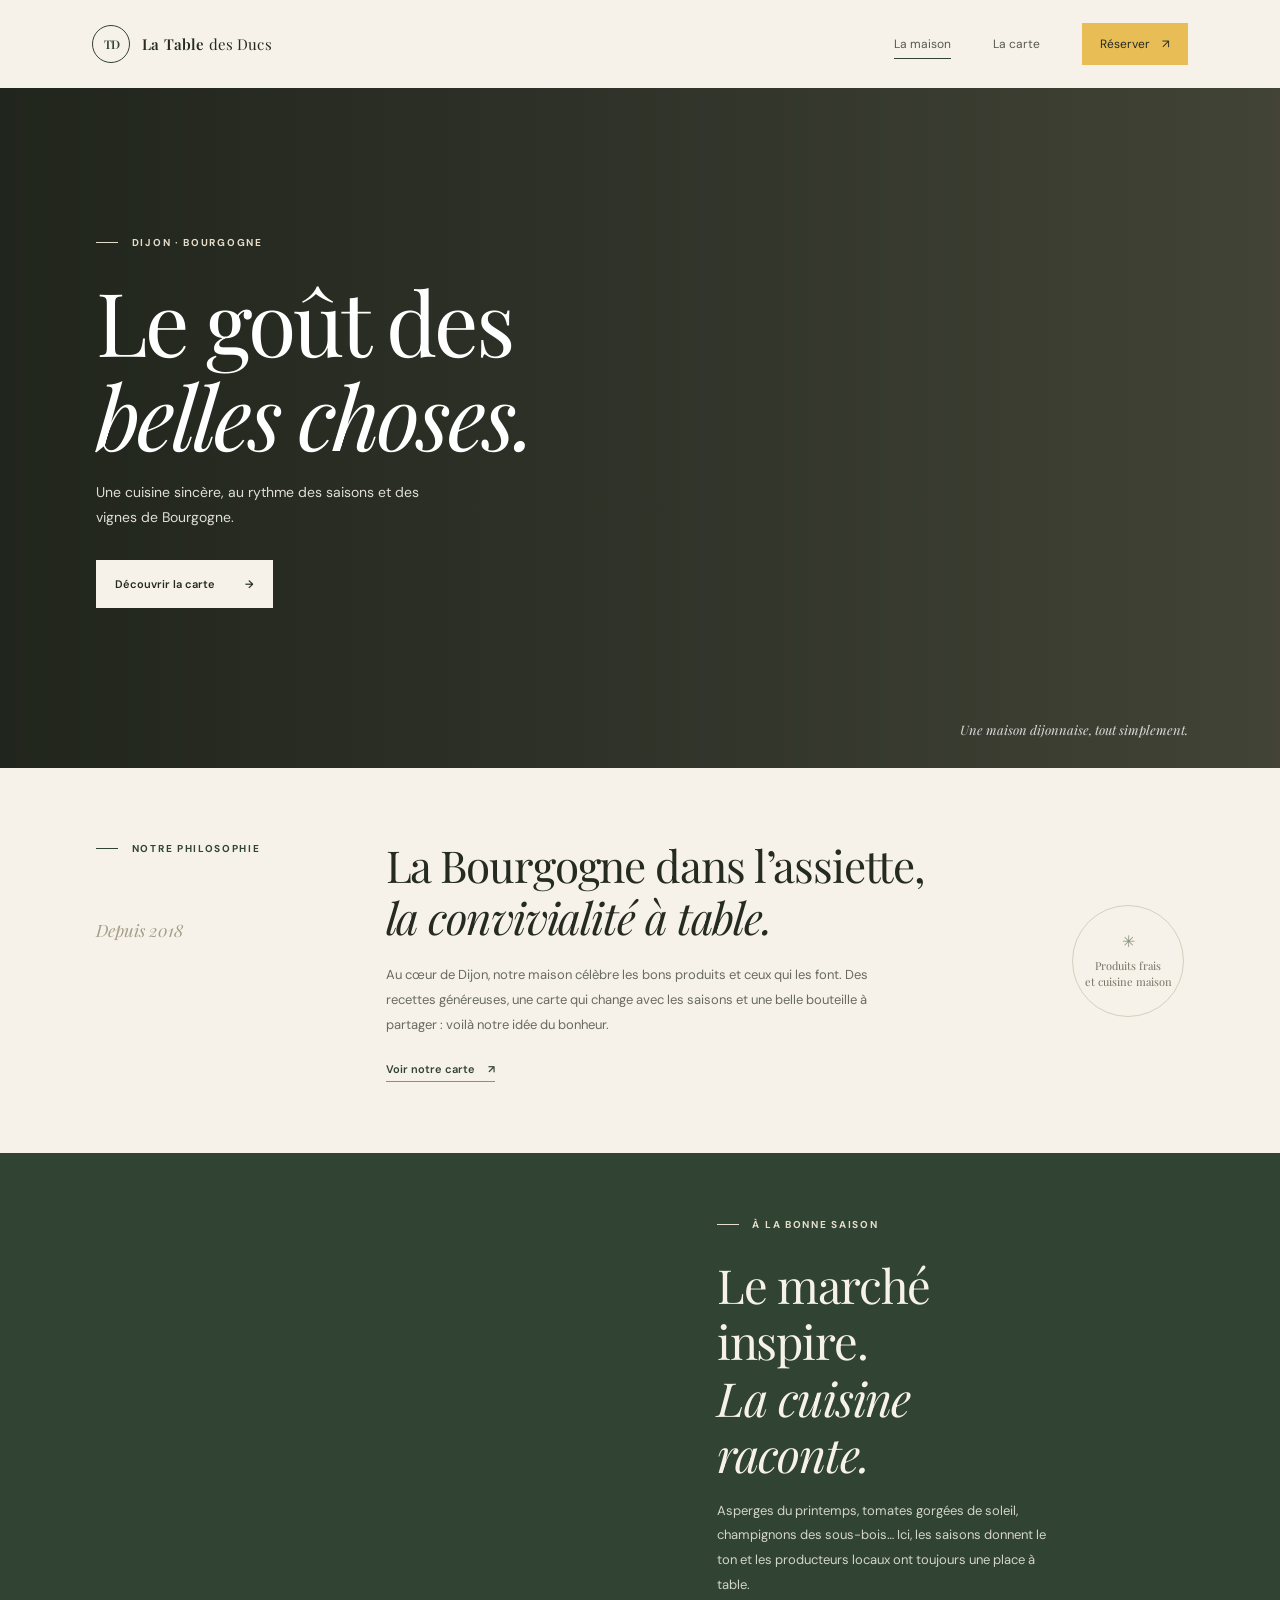
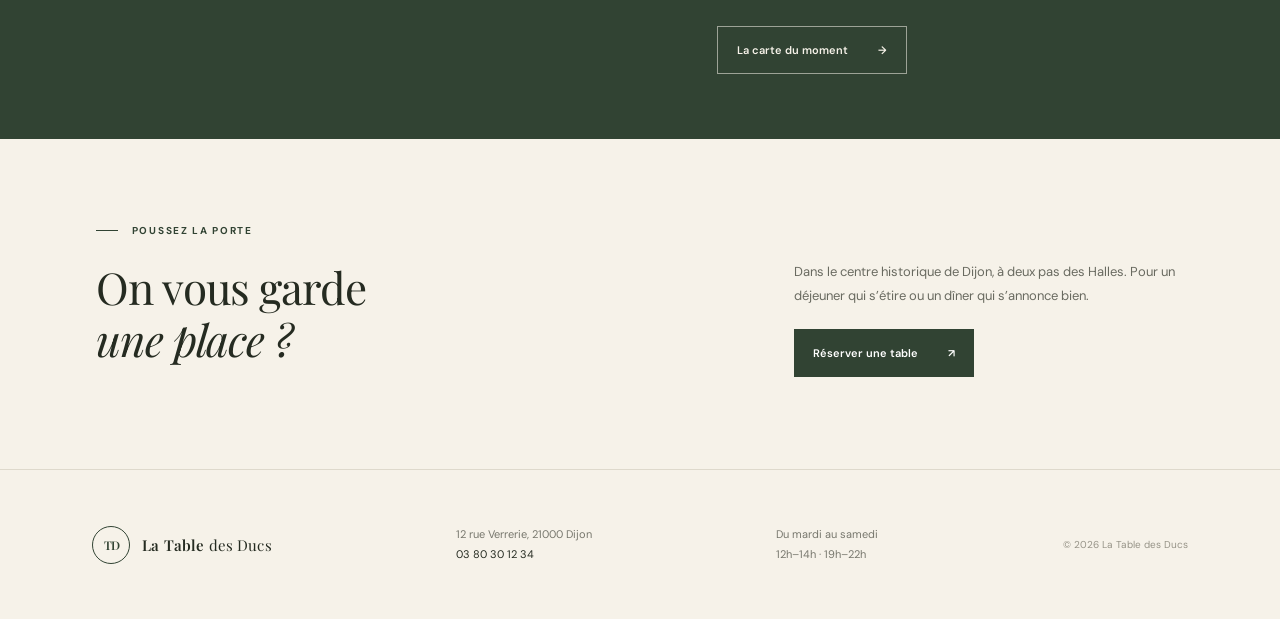
<file: index.html>
<!DOCTYPE html>
<html lang="fr">
<head>
  <meta charset="UTF-8">
  <meta name="viewport" content="width=device-width, initial-scale=1.0">
  <meta name="theme-color" content="#f6f2e9">
  <meta name="description" content="La Table des Ducs, une cuisine bourguignonne de saison au cœur de Dijon. Découvrez notre maison et réservez votre table.">
  <title>La Table des Ducs — Restaurant à Dijon</title>
  <link rel="preconnect" href="https://fonts.googleapis.com">
  <link rel="preconnect" href="https://fonts.gstatic.com" crossorigin>
  <link href="https://fonts.googleapis.com/css2?family=DM+Sans:wght@400;500;600;700&family=Playfair+Display:wght@400;500;600;700&display=swap" rel="stylesheet">
  <link rel="stylesheet" href="styles.css">
</head>
<body>
  <header class="site-header">
    <a class="brand" href="index.html" aria-label="La Table des Ducs, accueil">
      <span class="brand-mark" aria-hidden="true">TD</span>
      <span class="brand-name">La Table <span>des Ducs</span></span>
    </a>
    <nav class="main-nav" aria-label="Navigation principale">
      <a class="active" href="index.html">La maison</a>
      <a href="carte.html">La carte</a>
      <a class="nav-booking" href="tel:+33380301234">Réserver <span aria-hidden="true">↗</span></a>
    </nav>
  </header>

  <main>
    <section class="hero">
      <div class="hero-image" role="img" aria-label="Salle chaleureuse d'un restaurant"></div>
      <div class="hero-shade"></div>
      <div class="hero-content">
        <p class="eyebrow light-eyebrow"><span></span> Dijon · Bourgogne</p>
        <h1>Le goût des<br><em>belles choses.</em></h1>
        <p class="hero-intro">Une cuisine sincère, au rythme des saisons et des vignes de Bourgogne.</p>
        <a class="button button-light" href="carte.html">Découvrir la carte <span aria-hidden="true">→</span></a>
      </div>
      <div class="hero-caption">Une maison dijonnaise, tout simplement.</div>
    </section>

    <section class="intro section-wrap">
      <div class="intro-label">
        <p class="eyebrow"><span></span> Notre philosophie</p>
        <p class="handwritten">Depuis 2018</p>
      </div>
      <div class="intro-copy">
        <h2>La Bourgogne dans l’assiette,<br><em>la convivialité à table.</em></h2>
        <p>Au cœur de Dijon, notre maison célèbre les bons produits et ceux qui les font. Des recettes généreuses, une carte qui change avec les saisons et une belle bouteille à partager : voilà notre idée du bonheur.</p>
        <a class="text-link" href="carte.html">Voir notre carte <span aria-hidden="true">↗</span></a>
      </div>
      <div class="intro-note">
        <span class="note-icon" aria-hidden="true">✳</span>
        <p>Produits frais<br>et cuisine maison</p>
      </div>
    </section>

    <section class="feature">
      <div class="feature-image" role="img" aria-label="Plat de saison préparé avec des produits frais"></div>
      <div class="feature-copy">
        <p class="eyebrow light-eyebrow"><span></span> À la bonne saison</p>
        <h2>Le marché inspire.<br><em>La cuisine raconte.</em></h2>
        <p>Asperges du printemps, tomates gorgées de soleil, champignons des sous-bois… Ici, les saisons donnent le ton et les producteurs locaux ont toujours une place à table.</p>
        <a class="button button-outline" href="carte.html">La carte du moment <span aria-hidden="true">→</span></a>
      </div>
    </section>

    <section class="visit section-wrap">
      <div>
        <p class="eyebrow"><span></span> Poussez la porte</p>
        <h2>On vous garde<br><em>une place ?</em></h2>
      </div>
      <div class="visit-details">
        <p>Dans le centre historique de Dijon, à deux pas des Halles. Pour un déjeuner qui s’étire ou un dîner qui s’annonce bien.</p>
        <a class="button button-dark" href="tel:+33380301234">Réserver une table <span aria-hidden="true">↗</span></a>
      </div>
    </section>
  </main>

  <footer class="site-footer">
    <a class="brand footer-brand" href="index.html">
      <span class="brand-mark" aria-hidden="true">TD</span>
      <span class="brand-name">La Table <span>des Ducs</span></span>
    </a>
    <p>12 rue Verrerie, 21000 Dijon<br><a href="tel:+33380301234">03 80 30 12 34</a></p>
    <p class="footer-hours">Du mardi au samedi<br>12h–14h · 19h–22h</p>
    <span class="copyright">© 2026 La Table des Ducs</span>
  </footer>
</body>
</html>
</file>
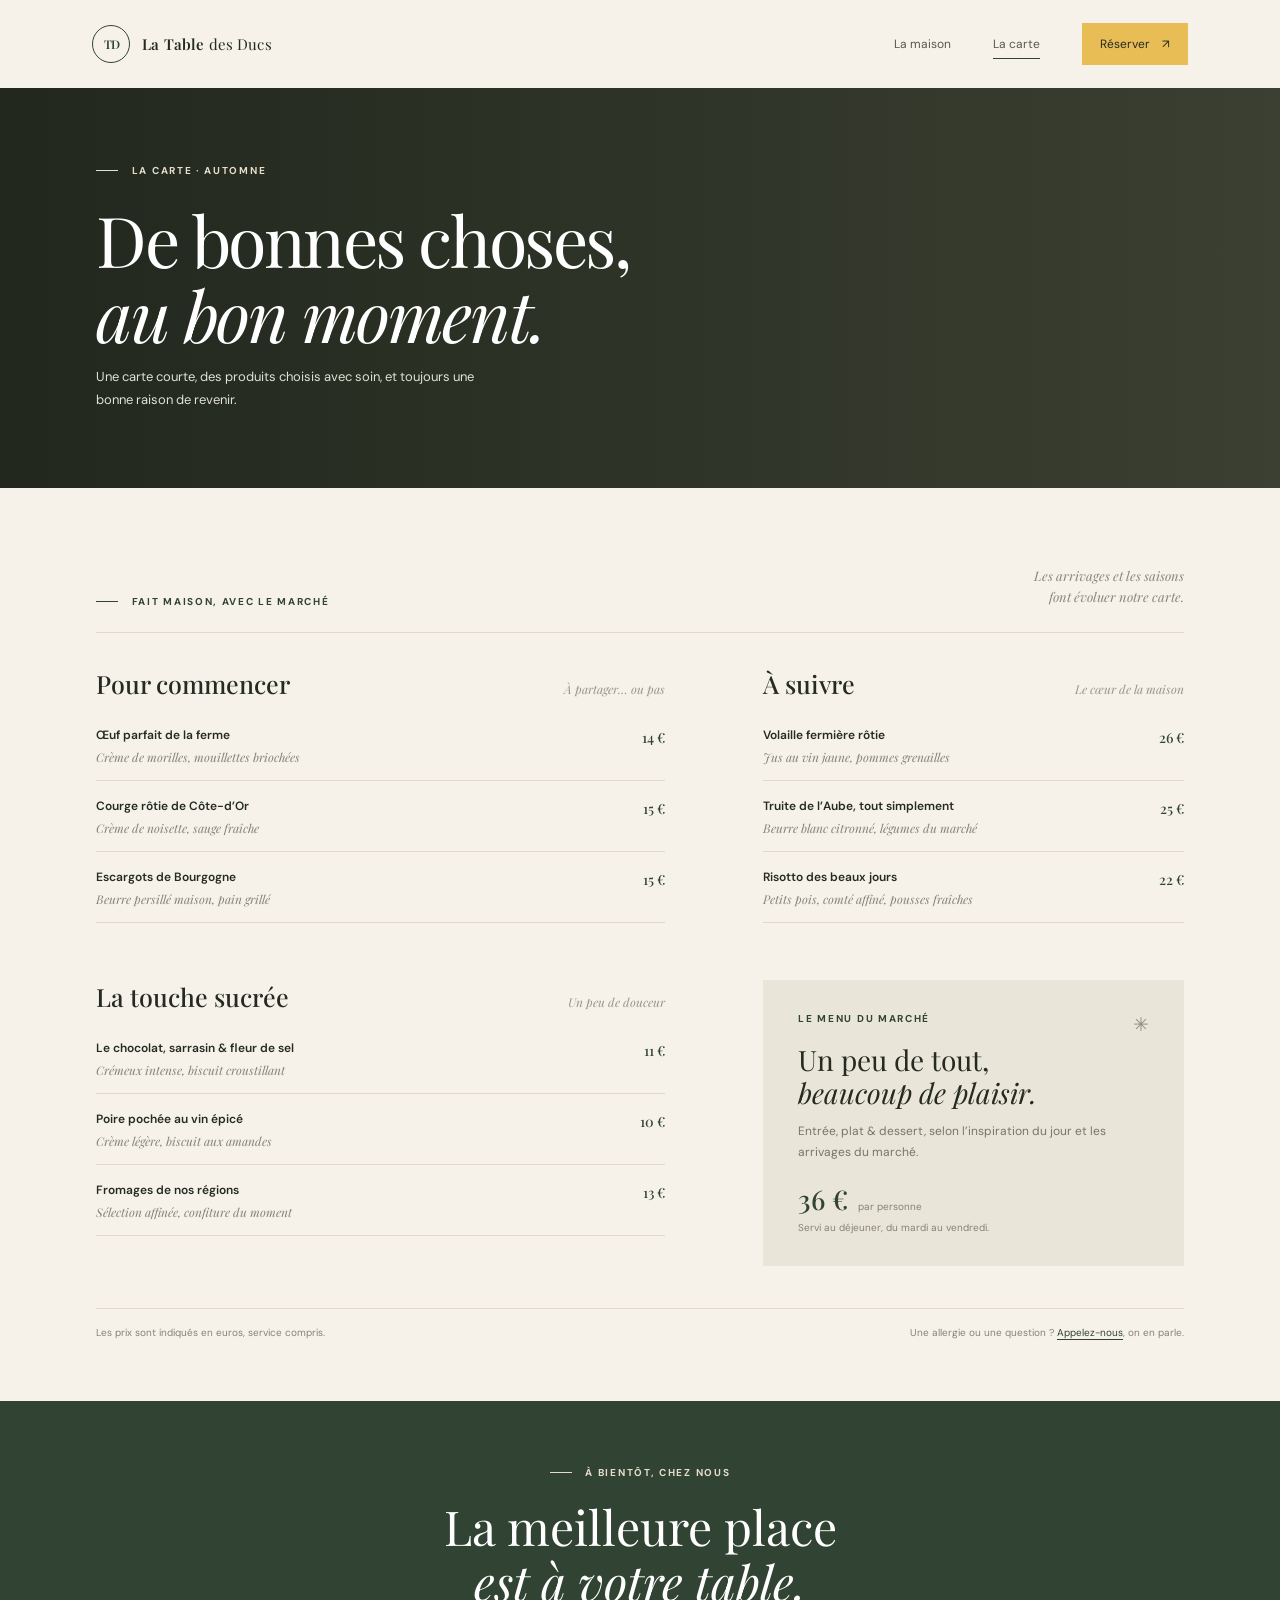
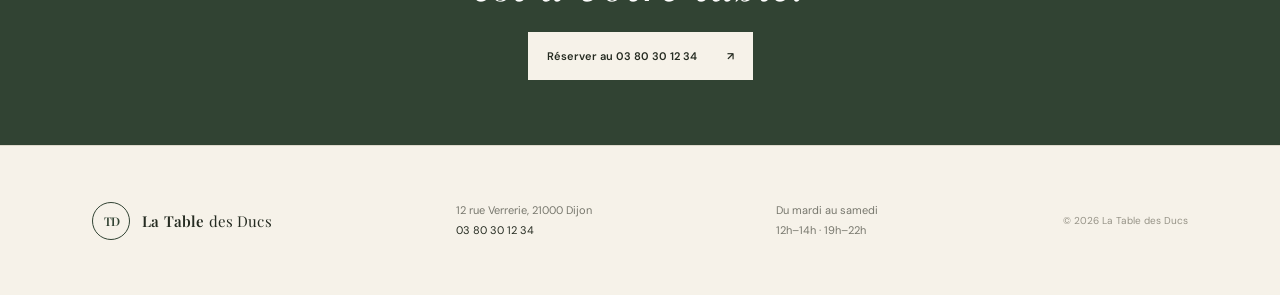
<file: carte.html>
<!DOCTYPE html>
<html lang="fr">
<head>
  <meta charset="UTF-8">
  <meta name="viewport" content="width=device-width, initial-scale=1.0">
  <meta name="theme-color" content="#f6f2e9">
  <meta name="description" content="La carte de La Table des Ducs à Dijon : produits de saison, cuisine bourguignonne et menus maison.">
  <title>La carte — La Table des Ducs, Dijon</title>
  <link rel="preconnect" href="https://fonts.googleapis.com">
  <link rel="preconnect" href="https://fonts.gstatic.com" crossorigin>
  <link href="https://fonts.googleapis.com/css2?family=DM+Sans:wght@400;500;600;700&family=Playfair+Display:wght@400;500;600;700&display=swap" rel="stylesheet">
  <link rel="stylesheet" href="styles.css">
</head>
<body>
  <header class="site-header">
    <a class="brand" href="index.html" aria-label="La Table des Ducs, accueil">
      <span class="brand-mark" aria-hidden="true">TD</span>
      <span class="brand-name">La Table <span>des Ducs</span></span>
    </a>
    <nav class="main-nav" aria-label="Navigation principale">
      <a href="index.html">La maison</a>
      <a class="active" href="carte.html">La carte</a>
      <a class="nav-booking" href="tel:+33380301234">Réserver <span aria-hidden="true">↗</span></a>
    </nav>
  </header>

  <main>
    <section class="menu-hero">
      <div class="menu-hero-image" role="img" aria-label="Table dressée avec des plats de saison"></div>
      <div class="menu-hero-shade"></div>
      <div class="menu-hero-content">
        <p class="eyebrow light-eyebrow"><span></span> La carte · Automne</p>
        <h1>De bonnes choses,<br><em>au bon moment.</em></h1>
        <p>Une carte courte, des produits choisis avec soin, et toujours une bonne raison de revenir.</p>
      </div>
    </section>

    <section class="menu-section section-wrap">
      <div class="menu-heading">
        <p class="eyebrow"><span></span> Fait maison, avec le marché</p>
        <p class="menu-aside">Les arrivages et les saisons<br>font évoluer notre carte.</p>
      </div>

      <div class="menu-grid">
        <div class="menu-category">
          <div class="category-title"><h2>Pour commencer</h2><span>À partager… ou pas</span></div>
          <article class="menu-item">
            <div><h3>Œuf parfait de la ferme</h3><p>Crème de morilles, mouillettes briochées</p></div><strong>14 €</strong>
          </article>
          <article class="menu-item">
            <div><h3>Courge rôtie de Côte-d’Or</h3><p>Crème de noisette, sauge fraîche</p></div><strong>15 €</strong>
          </article>
          <article class="menu-item">
            <div><h3>Escargots de Bourgogne</h3><p>Beurre persillé maison, pain grillé</p></div><strong>15 €</strong>
          </article>
        </div>

        <div class="menu-category">
          <div class="category-title"><h2>À suivre</h2><span>Le cœur de la maison</span></div>
          <article class="menu-item">
            <div><h3>Volaille fermière rôtie</h3><p>Jus au vin jaune, pommes grenailles</p></div><strong>26 €</strong>
          </article>
          <article class="menu-item">
            <div><h3>Truite de l’Aube, tout simplement</h3><p>Beurre blanc citronné, légumes du marché</p></div><strong>25 €</strong>
          </article>
          <article class="menu-item">
            <div><h3>Risotto des beaux jours</h3><p>Petits pois, comté affiné, pousses fraîches</p></div><strong>22 €</strong>
          </article>
        </div>

        <div class="menu-category">
          <div class="category-title"><h2>La touche sucrée</h2><span>Un peu de douceur</span></div>
          <article class="menu-item">
            <div><h3>Le chocolat, sarrasin &amp; fleur de sel</h3><p>Crémeux intense, biscuit croustillant</p></div><strong>11 €</strong>
          </article>
          <article class="menu-item">
            <div><h3>Poire pochée au vin épicé</h3><p>Crème légère, biscuit aux amandes</p></div><strong>10 €</strong>
          </article>
          <article class="menu-item">
            <div><h3>Fromages de nos régions</h3><p>Sélection affinée, confiture du moment</p></div><strong>13 €</strong>
          </article>
        </div>

        <aside class="menu-formula">
          <span class="formula-star" aria-hidden="true">✳</span>
          <p class="eyebrow">Le menu du marché</p>
          <h2>Un peu de tout,<br><em>beaucoup de plaisir.</em></h2>
          <p>Entrée, plat &amp; dessert, selon l’inspiration du jour et les arrivages du marché.</p>
          <div class="formula-price"><strong>36 €</strong><span>par personne</span></div>
          <p class="formula-note">Servi au déjeuner, du mardi au vendredi.</p>
        </aside>
      </div>

      <div class="menu-footnote">
        <span>Les prix sont indiqués en euros, service compris.</span>
        <span>Une allergie ou une question ? <a href="tel:+33380301234">Appelez-nous</a>, on en parle.</span>
      </div>
    </section>

    <section class="menu-cta">
      <p class="eyebrow light-eyebrow"><span></span> À bientôt, chez nous</p>
      <h2>La meilleure place<br><em>est à votre table.</em></h2>
      <a class="button button-light" href="tel:+33380301234">Réserver au 03 80 30 12 34 <span aria-hidden="true">↗</span></a>
    </section>
  </main>

  <footer class="site-footer">
    <a class="brand footer-brand" href="index.html">
      <span class="brand-mark" aria-hidden="true">TD</span>
      <span class="brand-name">La Table <span>des Ducs</span></span>
    </a>
    <p>12 rue Verrerie, 21000 Dijon<br><a href="tel:+33380301234">03 80 30 12 34</a></p>
    <p class="footer-hours">Du mardi au samedi<br>12h–14h · 19h–22h</p>
    <span class="copyright">© 2026 La Table des Ducs</span>
  </footer>
</body>
</html>
</file>
<file: styles.css>
:root {
  --paper: #f6f2e9;
  --ink: #252b21;
  --green: #314333;
  --muted: #77786c;
  --line: #ded9cc;
  --serif: "Playfair Display", Georgia, serif;
  --sans: "DM Sans", Arial, sans-serif;
}

* { box-sizing: border-box; }

html { scroll-behavior: smooth; }

body {
  margin: 0;
  color: var(--ink);
  background: var(--paper);
  font-family: var(--sans);
  -webkit-font-smoothing: antialiased;
}

a { color: inherit; text-decoration: none; }

.site-header {
  height: 88px;
  padding: 0 7.2%;
  display: flex;
  align-items: center;
  justify-content: space-between;
  background: var(--paper);
}

.brand { display: inline-flex; align-items: center; gap: 12px; }
.brand-mark {
  width: 38px;
  height: 38px;
  border: 1px solid var(--green);
  border-radius: 50%;
  display: grid;
  place-items: center;
  color: var(--green);
  font: 600 12px var(--serif);
  letter-spacing: -1px;
}
.brand-name { font: 600 15px var(--serif); letter-spacing: .01em; }
.brand-name span { font-weight: 400; }
.main-nav { display: flex; align-items: center; gap: 42px; height: 100%; }
.main-nav a { position: relative; font-size: 12px; color: #57584f; }
.main-nav a:not(.nav-booking)::after {
  position: absolute;
  content: "";
  width: 0;
  height: 1px;
  bottom: -7px;
  left: 0;
  background: var(--green);
  transition: width .2s ease;
}
.main-nav a:not(.nav-booking):hover::after, .main-nav a.active::after { width: 100%; }
.main-nav .nav-booking { padding: 13px 18px; color: var(--ink); background: #e8bd55; }
.main-nav .nav-booking:hover { background: #f0ca6c; }
.nav-booking span { padding-left: 9px; }

.hero {
  min-height: 610px;
  height: min(680px, calc(100vh - 88px));
  position: relative;
  display: flex;
  align-items: center;
  overflow: hidden;
  color: #fff;
  background: #454639;
}
.hero-image, .hero-shade { position: absolute; inset: 0; }
.hero-image {
  background: url("https://images.unsplash.com/photo-1414235077428-338989a2e8c0?auto=format&fit=crop&w=2200&q=85") center 52% / cover;
  transform: scale(1.015);
}
.hero-shade { background: linear-gradient(90deg, rgba(20, 26, 19, .74) 0%, rgba(20, 26, 19, .49) 42%, rgba(20, 26, 19, .06) 100%); }
.hero-content { position: relative; width: min(1160px, 85%); margin: 0 auto; padding-bottom: 12px; }
.eyebrow { margin: 0; color: var(--green); font-size: 10px; font-weight: 700; letter-spacing: .17em; text-transform: uppercase; }
.eyebrow > span { display: inline-block; width: 22px; height: 1px; margin: 0 10px 3px 0; background: currentColor; }
.light-eyebrow { color: #e6decb; }
h1, h2, p { margin-top: 0; }
.hero h1, .menu-hero h1 {
  margin: 25px 0 18px;
  font: 400 clamp(54px, 7vw, 88px)/1.07 var(--serif);
  letter-spacing: -.035em;
}
h1 em, h2 em { font-weight: 400; }
.hero-intro { max-width: 360px; margin-bottom: 30px; color: #e1dfd5; font-size: 14px; line-height: 1.8; }
.button {
  display: inline-flex;
  min-height: 48px;
  align-items: center;
  justify-content: center;
  gap: 30px;
  padding: 0 19px;
  font-size: 11px;
  font-weight: 600;
  transition: transform .2s ease, background .2s ease;
}
.button:hover { transform: translateY(-2px); }
.button-light { color: var(--ink); background: var(--paper); }
.button-light:hover { background: white; }
.hero-caption {
  position: absolute;
  right: 7.2%;
  bottom: 30px;
  color: rgba(255,255,255,.82);
  font: italic 13px var(--serif);
}

.section-wrap { width: min(1100px, 85%); margin: 0 auto; }
.intro {
  min-height: 385px;
  display: grid;
  grid-template-columns: 1fr 2.2fr .8fr;
  align-items: center;
  gap: 35px;
  padding-top: 42px;
  padding-bottom: 42px;
}
.intro-label { align-self: start; padding-top: 32px; }
.handwritten { margin-top: 64px; color: #a49d88; font: italic 17px var(--serif); }
.intro-copy h2, .visit h2 {
  margin-bottom: 19px;
  font: 400 clamp(32px, 3.5vw, 44px)/1.2 var(--serif);
  letter-spacing: -.025em;
}
.intro-copy > p, .feature-copy > p:not(.eyebrow), .visit-details > p {
  max-width: 520px;
  margin-bottom: 20px;
  color: #696a60;
  font-size: 13px;
  line-height: 1.9;
}
.text-link { display: inline-block; padding-bottom: 5px; border-bottom: 1px solid #879082; color: var(--green); font-size: 11px; font-weight: 600; }
.text-link span { padding-left: 10px; }
.intro-note {
  justify-self: end;
  width: 112px;
  height: 112px;
  border: 1px solid #d5cfbf;
  border-radius: 50%;
  display: flex;
  flex-direction: column;
  justify-content: center;
  align-items: center;
  text-align: center;
}
.note-icon { margin-bottom: 6px; color: #8b937e; font-size: 16px; }
.intro-note p { margin: 0; color: #727366; font: 11px/1.5 var(--serif); }

.feature { min-height: 475px; display: grid; grid-template-columns: 1fr 1fr; background: var(--green); color: var(--paper); }
.feature-image {
  min-height: 475px;
  background: url("https://images.unsplash.com/photo-1547592180-85f173990554?auto=format&fit=crop&w=1200&q=85") center / cover;
}
.feature-copy { align-self: center; max-width: 500px; padding: 65px 12%; }
.feature-copy h2 { margin: 26px 0 16px; font: 400 clamp(34px, 4vw, 47px)/1.2 var(--serif); letter-spacing: -.025em; }
.feature-copy > p:not(.eyebrow) { color: #d3d5ca; }
.button-outline { margin-top: 9px; border: 1px solid rgba(246,242,233,.55); color: var(--paper); }
.button-outline:hover { background: rgba(255,255,255,.08); }

.visit { min-height: 330px; display: flex; justify-content: space-between; align-items: center; gap: 50px; }
.visit > div:first-child > .eyebrow { margin-bottom: 24px; }
.visit-details { max-width: 390px; padding-top: 28px; }
.button-dark { color: white; background: var(--green); }
.button-dark:hover { background: #435843; }

.site-footer {
  min-height: 150px;
  padding: 30px 7.2%;
  display: flex;
  align-items: center;
  justify-content: space-between;
  gap: 24px;
  border-top: 1px solid var(--line);
}
.site-footer > p { margin: 0; color: #77776d; font-size: 11px; line-height: 1.8; }
.site-footer > p a { color: var(--ink); }
.copyright { color: #969387; font-size: 10px; }

.menu-hero {
  min-height: 400px;
  position: relative;
  display: flex;
  align-items: center;
  overflow: hidden;
  color: white;
  background: #434738;
}
.menu-hero-image, .menu-hero-shade { position: absolute; inset: 0; }
.menu-hero-image {
  background: url("https://images.unsplash.com/photo-1414235077428-338989a2e8c0?auto=format&fit=crop&w=2000&q=85") center 58% / cover;
}
.menu-hero-shade { background: linear-gradient(90deg, rgba(23,29,21,.75), rgba(23,29,21,.18)); }
.menu-hero-content { position: relative; width: min(1100px, 85%); margin: 0 auto; padding: 10px 0; }
.menu-hero h1 { margin-bottom: 13px; font-size: clamp(48px, 6vw, 70px); }
.menu-hero-content > p:last-child { max-width: 400px; margin: 0; color: #e2e0d7; font-size: 13px; line-height: 1.8; }

.menu-section { padding-top: 78px; padding-bottom: 62px; }
.menu-heading { display: flex; justify-content: space-between; align-items: end; padding-bottom: 24px; border-bottom: 1px solid var(--line); }
.menu-aside { margin: 0; color: #888579; font: italic 13px/1.6 var(--serif); text-align: right; }
.menu-grid { display: grid; grid-template-columns: 1.15fr .85fr; column-gap: 9%; row-gap: 57px; padding: 34px 0 42px; }
.menu-category { min-width: 0; }
.category-title { display: flex; align-items: baseline; justify-content: space-between; gap: 12px; margin-bottom: 10px; }
.category-title h2 { margin: 0; font: 500 25px var(--serif); }
.category-title > span { color: #989486; font: italic 12px var(--serif); }
.menu-item { display: flex; justify-content: space-between; gap: 15px; padding: 17px 0 14px; border-bottom: 1px solid var(--line); }
.menu-item h3 { margin: 0 0 5px; font-size: 12px; font-weight: 600; }
.menu-item p { margin: 0; color: #858276; font: italic 12px/1.5 var(--serif); }
.menu-item strong { flex: 0 0 auto; padding-top: 1px; color: var(--green); font: 500 14px var(--serif); }
.menu-formula {
  align-self: center;
  min-height: 285px;
  padding: 32px 35px;
  background: #eae5d9;
}
.formula-star { float: right; color: #89907e; font-size: 19px; }
.menu-formula h2 { margin: 18px 0 11px; font: 400 28px/1.2 var(--serif); }
.menu-formula > p:not(.eyebrow):not(.formula-note) { max-width: 310px; margin: 0; color: #75756a; font-size: 12px; line-height: 1.8; }
.formula-price { display: flex; align-items: baseline; gap: 10px; margin-top: 17px; color: var(--green); }
.formula-price strong { font: 500 27px var(--serif); }
.formula-price span, .formula-note { color: #858276; font-size: 10px; }
.formula-note { margin: 4px 0 0; }
.menu-footnote { display: flex; justify-content: space-between; gap: 20px; padding-top: 17px; border-top: 1px solid var(--line); color: #858276; font-size: 10px; }
.menu-footnote a { color: var(--green); text-decoration: underline; text-underline-offset: 3px; }
.menu-cta { min-height: 330px; padding: 65px 20px; display: flex; flex-direction: column; align-items: center; justify-content: center; text-align: center; color: white; background: var(--green); }
.menu-cta h2 { margin: 20px 0 23px; font: 400 clamp(35px, 4vw, 48px)/1.15 var(--serif); }

@media (max-width: 760px) {
  .site-header { height: 74px; padding: 0 6%; }
  .brand { gap: 8px; }
  .brand-mark { width: 33px; height: 33px; }
  .brand-name { font-size: 13px; }
  .main-nav { gap: 18px; }
  .main-nav a { font-size: 11px; }
  .main-nav .nav-booking { padding: 11px 12px; }
  .hero { min-height: 570px; height: calc(86vh - 74px); }
  .hero-image { background-position: 58% center; }
  .hero-shade { background: linear-gradient(90deg, rgba(20,26,19,.7), rgba(20,26,19,.24)); }
  .hero-content, .menu-hero-content { width: 88%; }
  .hero h1 { font-size: clamp(52px, 11vw, 76px); }
  .hero-caption { right: 6%; font-size: 11px; }
  .section-wrap { width: 88%; }
  .intro { min-height: 0; grid-template-columns: 1fr auto; gap: 15px; padding-top: 65px; padding-bottom: 65px; }
  .intro-label { grid-column: 1 / -1; padding: 0; }
  .handwritten { display: none; }
  .intro-copy { grid-column: 1 / -1; }
  .intro-copy h2 { font-size: 36px; }
  .intro-note { grid-column: 2; grid-row: 2; width: 92px; height: 92px; align-self: end; margin-bottom: 14px; }
  .intro-copy > p { padding-right: 5px; }
  .feature { grid-template-columns: 1fr; }
  .feature-image { min-height: 310px; }
  .feature-copy { max-width: none; padding: 54px 7%; }
  .visit { min-height: 0; flex-direction: column; align-items: start; gap: 0; padding-top: 65px; padding-bottom: 65px; }
  .visit-details { max-width: 450px; padding-top: 0; }
  .site-footer { padding: 32px 6%; flex-wrap: wrap; justify-content: flex-start; }
  .footer-brand { width: 100%; }
  .site-footer > p { flex: 1; min-width: 130px; }
  .copyright { width: 100%; }
  .menu-hero { min-height: 365px; }
  .menu-hero h1 { font-size: clamp(46px, 10vw, 64px); }
  .menu-section { padding-top: 56px; padding-bottom: 48px; }
  .menu-grid { grid-template-columns: 1fr; row-gap: 38px; }
  .menu-formula { min-height: auto; }
}

@media (max-width: 440px) {
  .site-header { padding: 0 5%; }
  .main-nav { gap: 12px; }
  .main-nav a { font-size: 10px; }
  .main-nav .nav-booking { padding: 10px 9px; }
  .brand-name { max-width: 86px; line-height: 1.15; }
  .brand-name span { display: block; }
  .menu-heading { align-items: start; gap: 15px; }
  .menu-aside { font-size: 11px; }
  .category-title { align-items: start; flex-direction: column; gap: 5px; }
  .menu-footnote { flex-direction: column; gap: 8px; }
}

@media (prefers-reduced-motion: reduce) {
  html { scroll-behavior: auto; }
  *, *::before, *::after { transition-duration: .01ms !important; }
}
</file>
